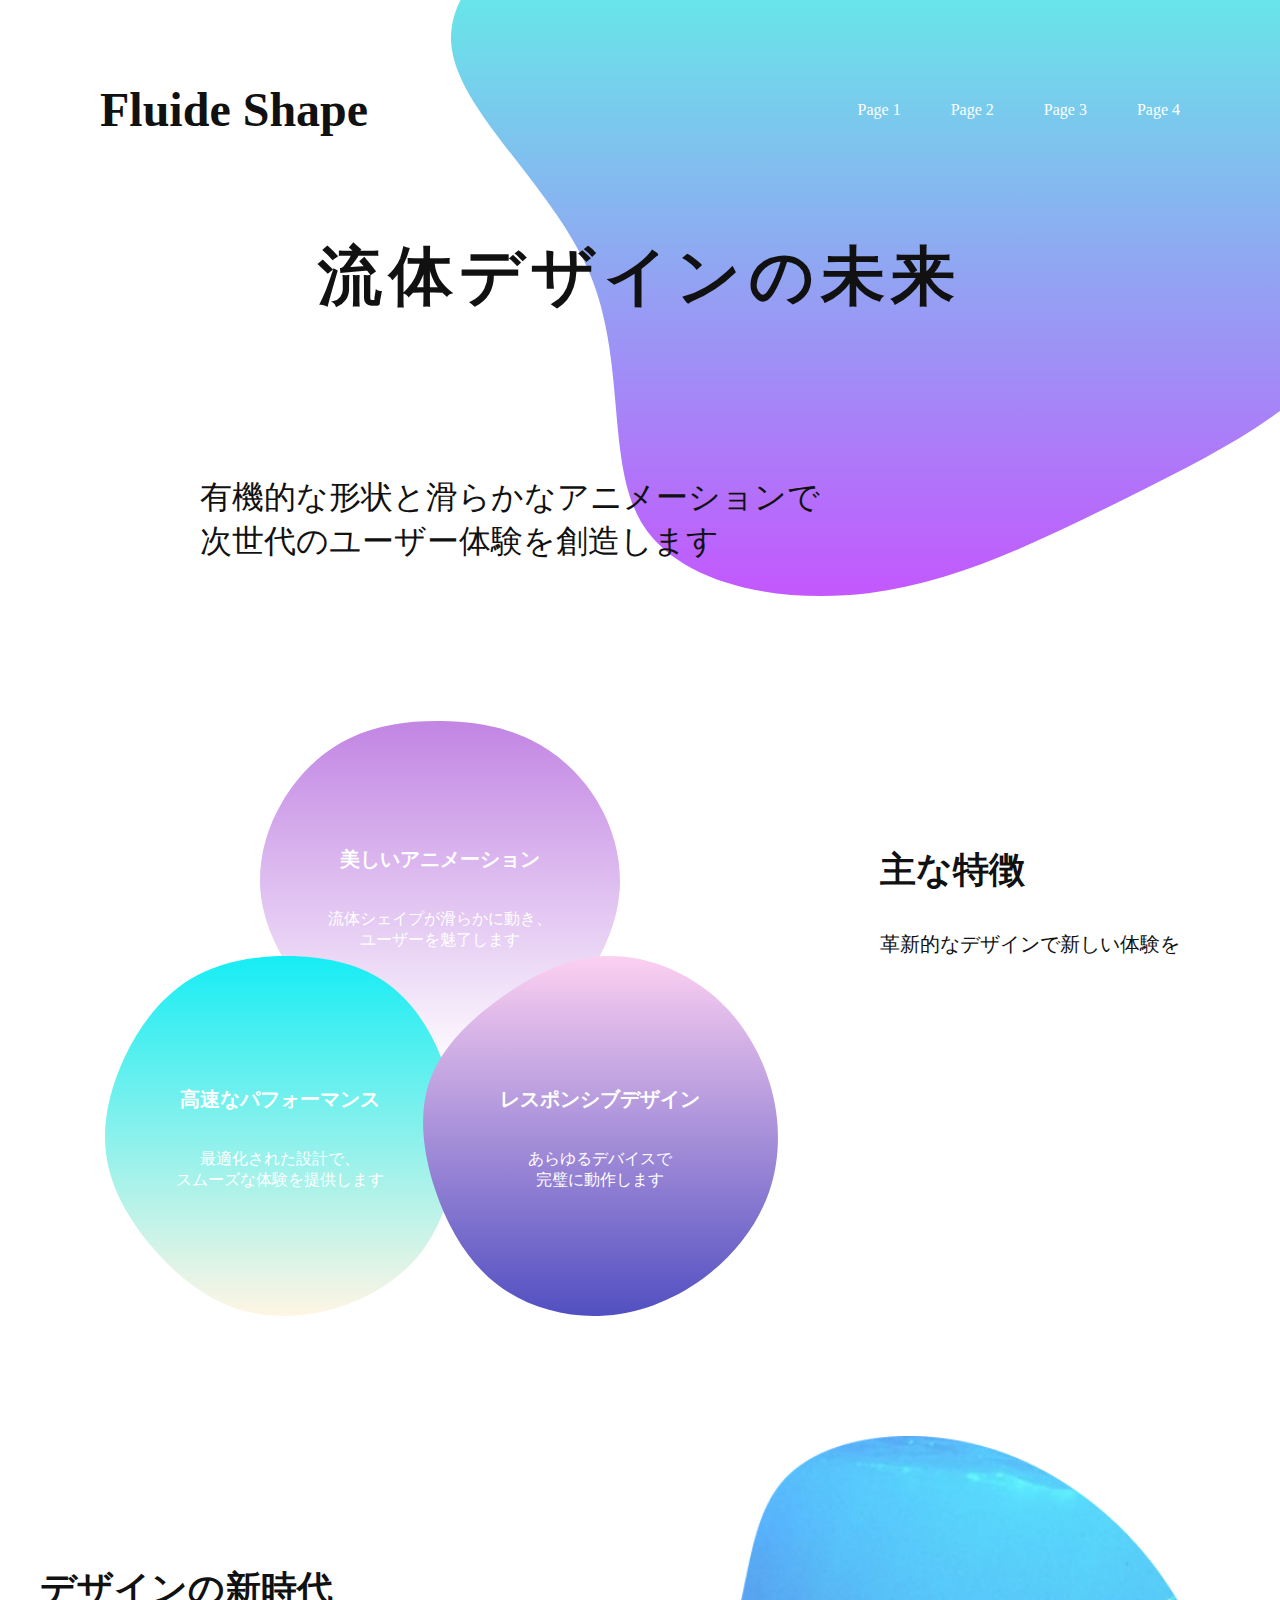
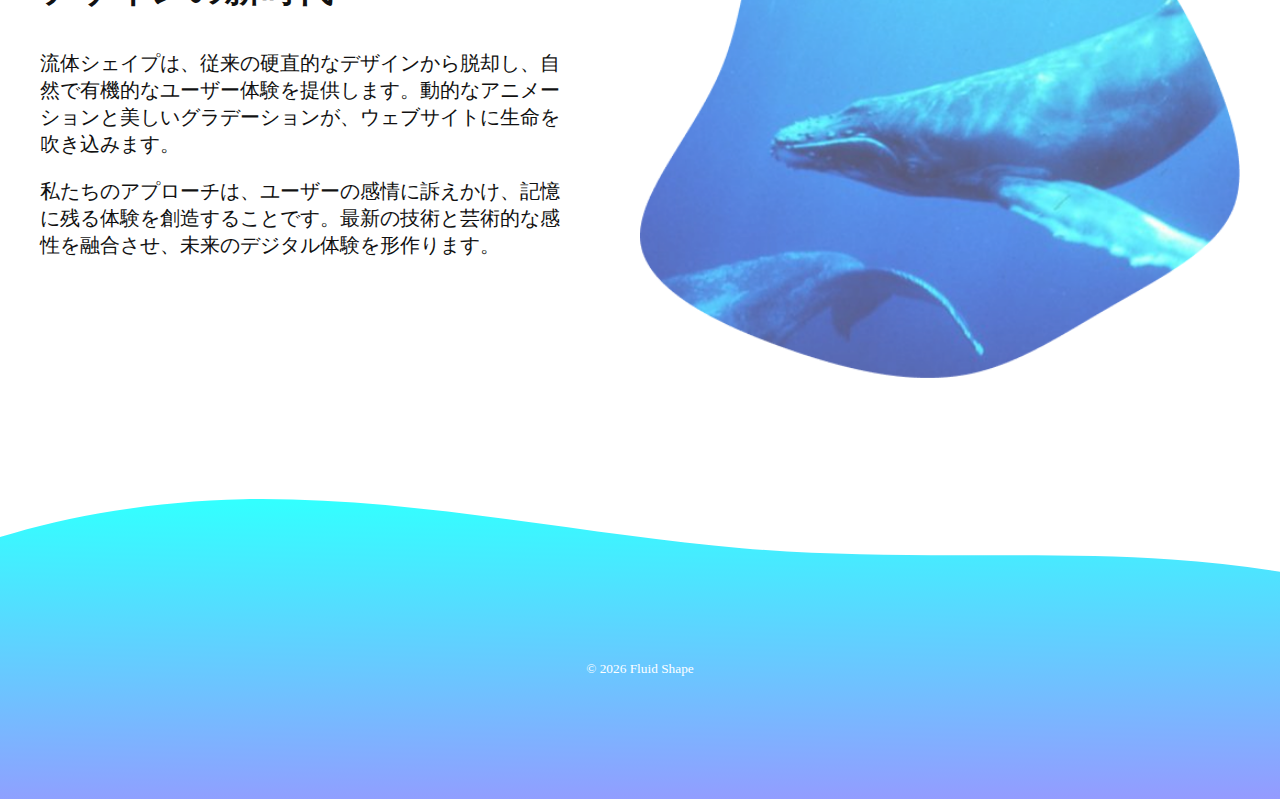
<file: custom/index.html>
<!DOCTYPE html>
<html lang="ja">

<head>
    <meta charset="UTF-8">
    <title>Fluid Shape</title>
    <link rel="stylesheet" href="css/style.css">
</head>

<body>
    <header>
        <div class="links">
            <h1 class="logo">
                <a href="#">Fluide Shape</a>
            </h1>
            <nav>
                <a href="#">Page 1</a>
                <a href="#">Page 2</a>
                <a href="#">Page 3</a>
                <a href="#">Page 4</a>
            </nav>
        </div>
        <p class="main-copy">流体デザインの未来</p>
        <p class="sub-copy"> 有機的な形状と滑らかなアニメーションで<br>
            次世代のユーザー体験を創造します
        </p>
    </header>
    <main>
        <section class="feature">
            <div class="text-area">
                <h2>主な特徴</h2>
                <p>革新的なデザインで新しい体験を</p>
            </div>

            <div class="features">
                <div class="center">
                    <div>
                        <h3>美しいアニメーション</h3>
                        <p>流体シェイプが滑らかに動き、<br>ユーザーを魅了します</p>
                    </div>
                </div>
                <div class="left">
                    <div class="">
                        <h3>高速なパフォーマンス</h3>
                        <p>最適化された設計で、<br>スムーズな体験を提供します</p>
                    </div>
                </div>
                <div class="right">
                    <div class="">
                        <h3>レスポンシブデザイン</h3>
                        <p>あらゆるデバイスで<br>完璧に動作します</p>
                    </div>
                </div>
            </div>
        </section>

        <section class="new-era">
            <div class="text-area">
                <h2>デザインの新時代</h2>
                <p>流体シェイプは、従来の硬直的なデザインから脱却し、自然で有機的なユーザー体験を提供します。動的なアニメーションと美しいグラデーションが、ウェブサイトに生命を吹き込みます。</p>
                <p>私たちのアプローチは、ユーザーの感情に訴えかけ、記憶に残る体験を創造することです。最新の技術と芸術的な感性を融合させ、未来のデジタル体験を形作ります。</p>
            </div>
            <img src="css/img/1.png" alt="sea">
        </section>
    </main>

    <footer>
        <small class="copyright">&copy; 2026 Fluid Shape</small>
    </footer>
</body>

</html>
</file>
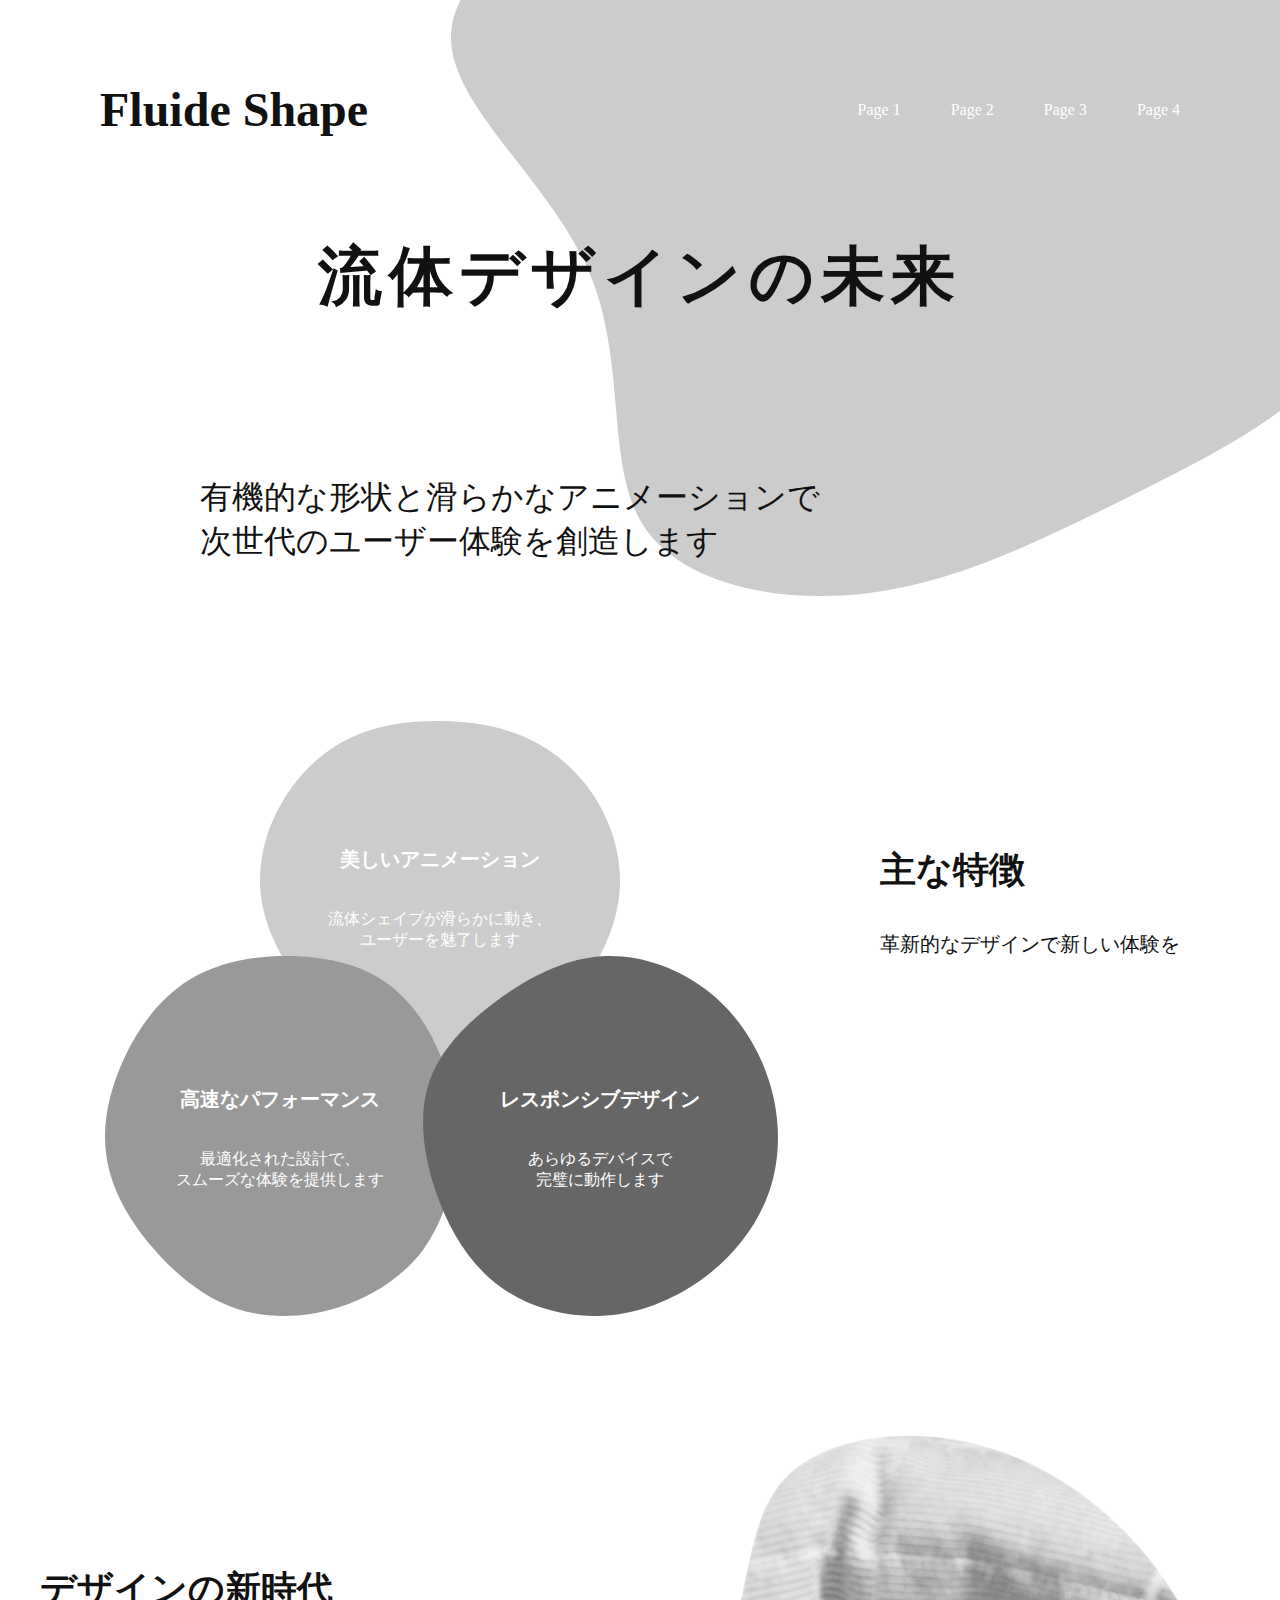
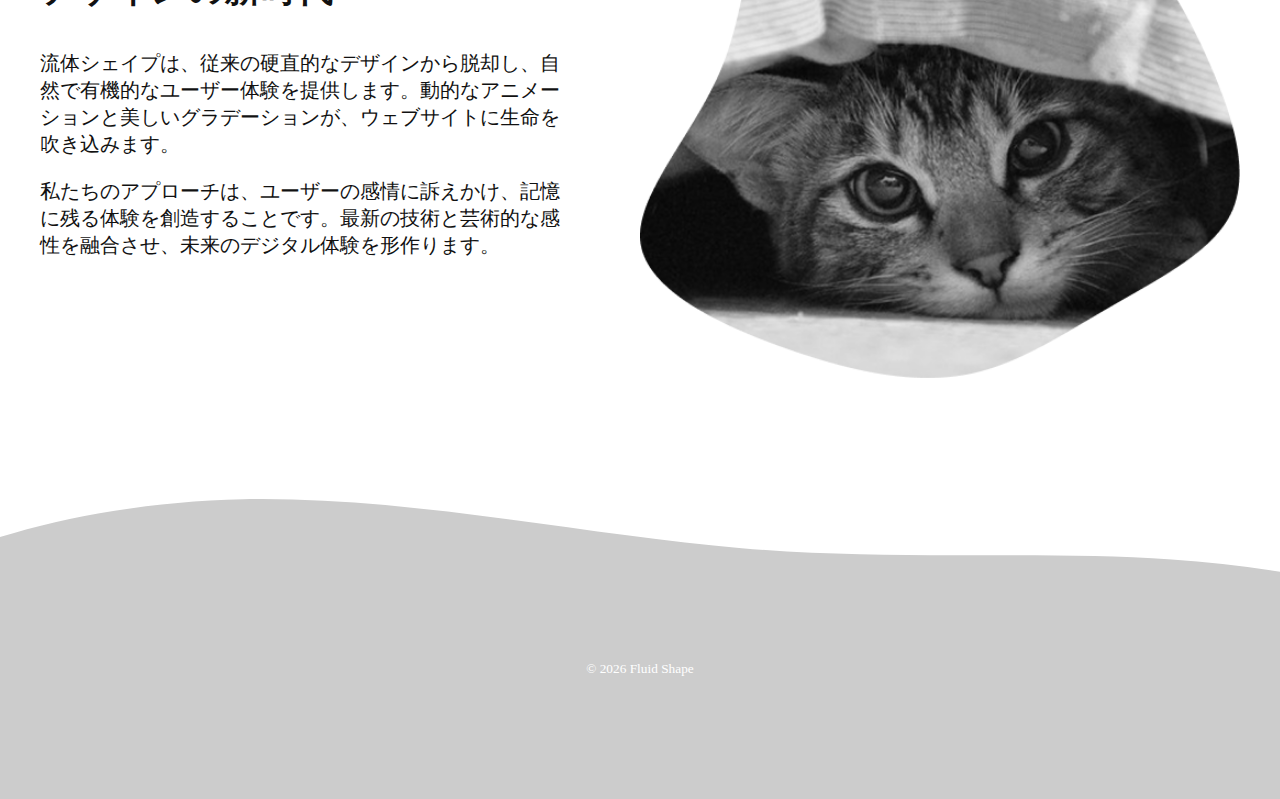
<file: sample/index.html>
<!DOCTYPE html>
<html lang="ja">

<head>
    <meta charset="UTF-8">
    <title>Fluid Shape</title>
    <link rel="stylesheet" href="css/style.css">
</head>

<body>
    <header>
        <div class="links">
            <h1 class="logo">
                <a href="#">Fluide Shape</a>
            </h1>
            <nav>
                <a href="#">Page 1</a>
                <a href="#">Page 2</a>
                <a href="#">Page 3</a>
                <a href="#">Page 4</a>
            </nav>
        </div>
        <p class="main-copy">流体デザインの未来</p>
        <p class="sub-copy"> 有機的な形状と滑らかなアニメーションで<br>
            次世代のユーザー体験を創造します
        </p>
    </header>
    <main>
        <section class="feature">
            <div class="text-area">
                <h2>主な特徴</h2>
                <p>革新的なデザインで新しい体験を</p>
            </div>

            <div class="features">
                <div class="center">
                    <div>
                        <h3>美しいアニメーション</h3>
                        <p>流体シェイプが滑らかに動き、<br>ユーザーを魅了します</p>
                    </div>
                </div>
                <div class="left">
                    <div class="">
                        <h3>高速なパフォーマンス</h3>
                        <p>最適化された設計で、<br>スムーズな体験を提供します</p>
                    </div>
                </div>
                <div class="right">
                    <div class="">
                        <h3>レスポンシブデザイン</h3>
                        <p>あらゆるデバイスで<br>完璧に動作します</p>
                    </div>
                </div>
            </div>
        </section>

        <section class="new-era">
            <div class="text-area">
                <h2>デザインの新時代</h2>
                <p>流体シェイプは、従来の硬直的なデザインから脱却し、自然で有機的なユーザー体験を提供します。動的なアニメーションと美しいグラデーションが、ウェブサイトに生命を吹き込みます。</p>
                <p>私たちのアプローチは、ユーザーの感情に訴えかけ、記憶に残る体験を創造することです。最新の技術と芸術的な感性を融合させ、未来のデジタル体験を形作ります。</p>
            </div>
            <img src="css/img/cat.png" alt="猫">
        </section>
    </main>

    <footer>
        <small class="copyright">&copy; 2026 Fluid Shape</small>
    </footer>
</body>

</html>
</file>
<file: custom/css/style.css>
@charset "utf-8";

/* ====================
  全体共通
==================== */
*{
    box-sizing: border-box;
}

body {
    margin: 0;
    color: #111;
    font-size: 16px;
}

a {
    color: inherit;
    text-decoration: none;
}

/* ====================
  header
==================== */

/*** ヘッダー全体 ***/
header {
    height: 596px;
    display: flex;
    flex-direction: column;
    position: relative;
    background:url(img/hd.svg)no-repeat top right/contain;
}

/*** ロゴ／ナビ ***/
.links {
    width: 100%;
    display: flex;
    justify-content: space-between;
    align-items: center;
    padding: 50px 100px 0;
}

/*** ロゴ ***/
.links .logo {
    font-size: 48px;
}

/*** ナビ ***/
.links nav {
    display: flex;
    gap: 50px;
}

.links nav a {
    color: #fff;
}

/*** メインコピー ***/
.main-copy {
    width: 100%;
    font-size: 64px;
    font-weight: 700;
    text-align: center;
    margin: 1em 0 0;
    letter-spacing: .1em;
}

/*** サブコピー ***/
.sub-copy {
    font-size: 32px;
    position: absolute;
    left:200px;
    bottom:0;
}

/* ====================
  main共通
==================== */
main {
    width: 1200px;
    margin: auto;
}
section {
    margin: 120px auto;
}
h2 {
    font-size: 36px;
    margin-bottom:1em;
}

/*** テキストエリア共通（.feature / .new-era） ***/
.text-area p {
    font-size:20px;
}
/* ====================
  .featureセクション
==================== */

/*** セクション全体 ***/
.feature {
    display: flex;
    flex-direction: row-reverse;
    justify-content: center;
    gap: 100px;
}

/*** テキストエリア（画面右） ***/
.feature .text-area {
    margin-top: 100px;
}

/*** 特徴3点（画面左） ***/
.features {
    width: 680px;
    height: 600px;
    position: relative;
    text-align: center;
    color: #fff;
}


/*** 各特徴(div)共通 ***/
.features div {
    position: absolute;
    display: flex;
    flex-direction: column;
    justify-content:center;
    align-items:center;
    width: 360px;
    height: 360px;
}

.center {
    background: url(img/tp.svg) center/contain no-repeat;
    top: 0;
    left:50%;
    transform:translateX(-50%);
}

.left {
    background:url(img/lft.svg) center/contain no-repeat;
    left:0;
    bottom:0;
}

.right{
    background:url(img/rt.svg) center/contain no-repeat;
    right: 0;
    bottom: 0;
}

.features h3 {
    font-size: 20px;
    margin-bottom: 1em;
}
/* ====================
  .new-eraセクション
==================== */
.new-era {
    display: flex;
    align-items: center;
    justify-content: space-between;
}

.new-era .text-area {
    width: 44%;
}

.new-era img {
    width: 50%;
    height: auto;
}


/* ====================
  footer
==================== */

footer {
    height: 300px;
    background: url(img/ft.svg) top center /cover no-repeat;
    display: flex;
    justify-content: center;
    align-items: center;
}

.copyright {
    color: #fff;
    margin-top: 40px;
}
</file>
<file: sample/css/style.css>
@charset "utf-8";

/* ====================
  全体共通
==================== */
*{
    box-sizing: border-box;
}

body {
    margin: 0;
    color: #111;
    font-size: 16px;
}

a {
    color: inherit;
    text-decoration: none;
}

/* ====================
  header
==================== */

/*** ヘッダー全体 ***/
header {
    height: 596px;
    display: flex;
    flex-direction: column;
    position: relative;
    background:url(img/header.svg)no-repeat top right/contain;
}

/*** ロゴ／ナビ ***/
.links {
    width: 100%;
    display: flex;
    justify-content: space-between;
    align-items: center;
    padding: 50px 100px 0;
}

/*** ロゴ ***/
.links .logo {
    font-size: 48px;
}

/*** ナビ ***/
.links nav {
    display: flex;
    gap: 50px;
}

.links nav a {
    color: #fff;
}

/*** メインコピー ***/
.main-copy {
    width: 100%;
    font-size: 64px;
    font-weight: 700;
    text-align: center;
    margin: 1em 0 0;
    letter-spacing: .1em;
}

/*** サブコピー ***/
.sub-copy {
    font-size: 32px;
    position: absolute;
    left:200px;
    bottom:0;
}

/* ====================
  main共通
==================== */
main {
    width: 1200px;
    margin: auto;
}
section {
    margin: 120px auto;
}
h2 {
    font-size: 36px;
    margin-bottom:1em;
}

/*** テキストエリア共通（.feature / .new-era） ***/
.text-area p {
    font-size:20px;
}
/* ====================
  .featureセクション
==================== */

/*** セクション全体 ***/
.feature {
    display: flex;
    flex-direction: row-reverse;
    justify-content: center;
    gap: 100px;
}

/*** テキストエリア（画面右） ***/
.feature .text-area {
    margin-top: 100px;
}

/*** 特徴3点（画面左） ***/
.features {
    width: 680px;
    height: 600px;
    position: relative;
    text-align: center;
    color: #fff;
}


/*** 各特徴(div)共通 ***/
.features div {
    position: absolute;
    display: flex;
    flex-direction: column;
    justify-content:center;
    align-items:center;
    width: 360px;
    height: 360px;
}

.center {
    background: url(img/center.svg) center/contain no-repeat;
    top: 0;
    left:50%;
    transform:translateX(-50%);
}

.left {
    background:url(img/left.svg) center/contain no-repeat;
    left:0;
    bottom:0;
}

.right{
    background:url(img/right.svg) center/contain no-repeat;
    right: 0;
    bottom: 0;
}

.features h3 {
    font-size: 20px;
    margin-bottom: 1em;
}
/* ====================
  .new-eraセクション
==================== */
.new-era {
    display: flex;
    align-items: center;
    justify-content: space-between;
}

.new-era .text-area {
    width: 44%;
}

.new-era img {
    width: 50%;
    height: auto;
}


/* ====================
  footer
==================== */

footer {
    height: 300px;
    background: url(img/footer.svg) top center /cover no-repeat;
    display: flex;
    justify-content: center;
    align-items: center;
}

.copyright {
    color: #fff;
    margin-top: 40px;
}
</file>
